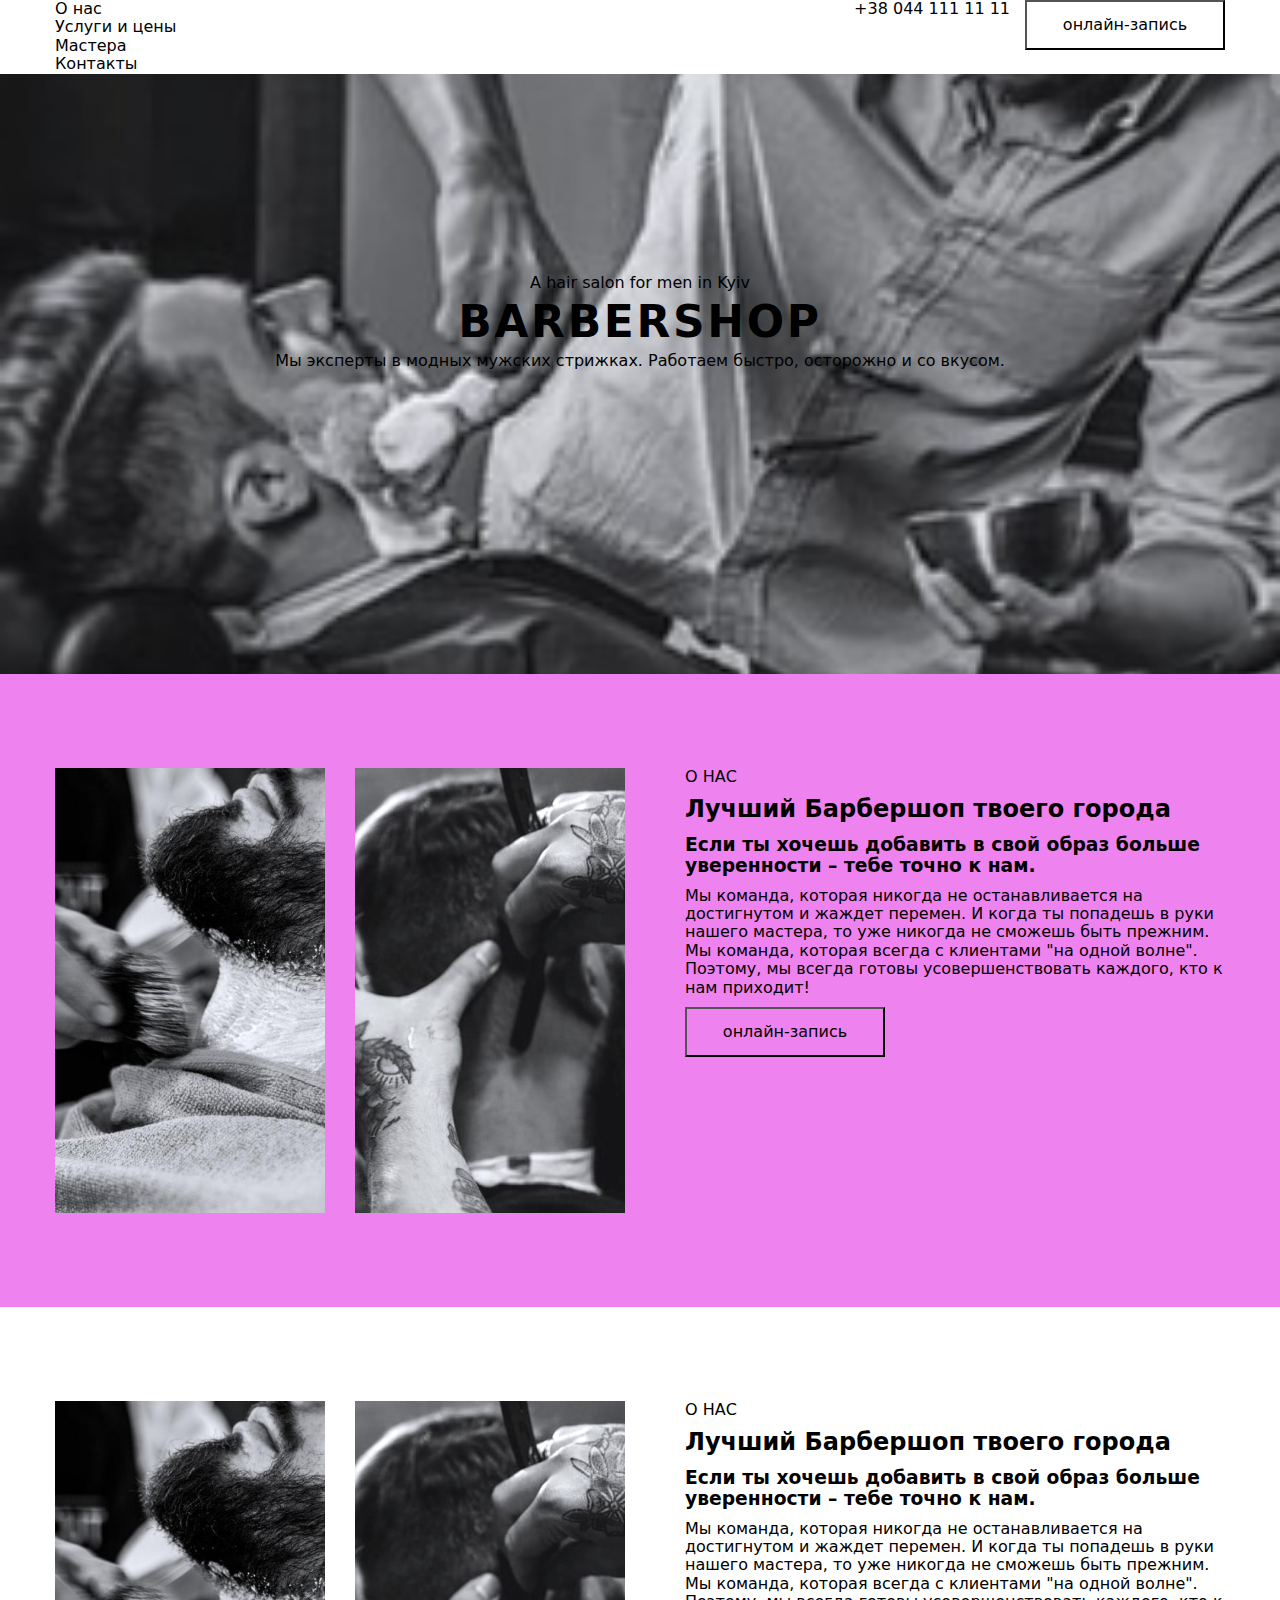
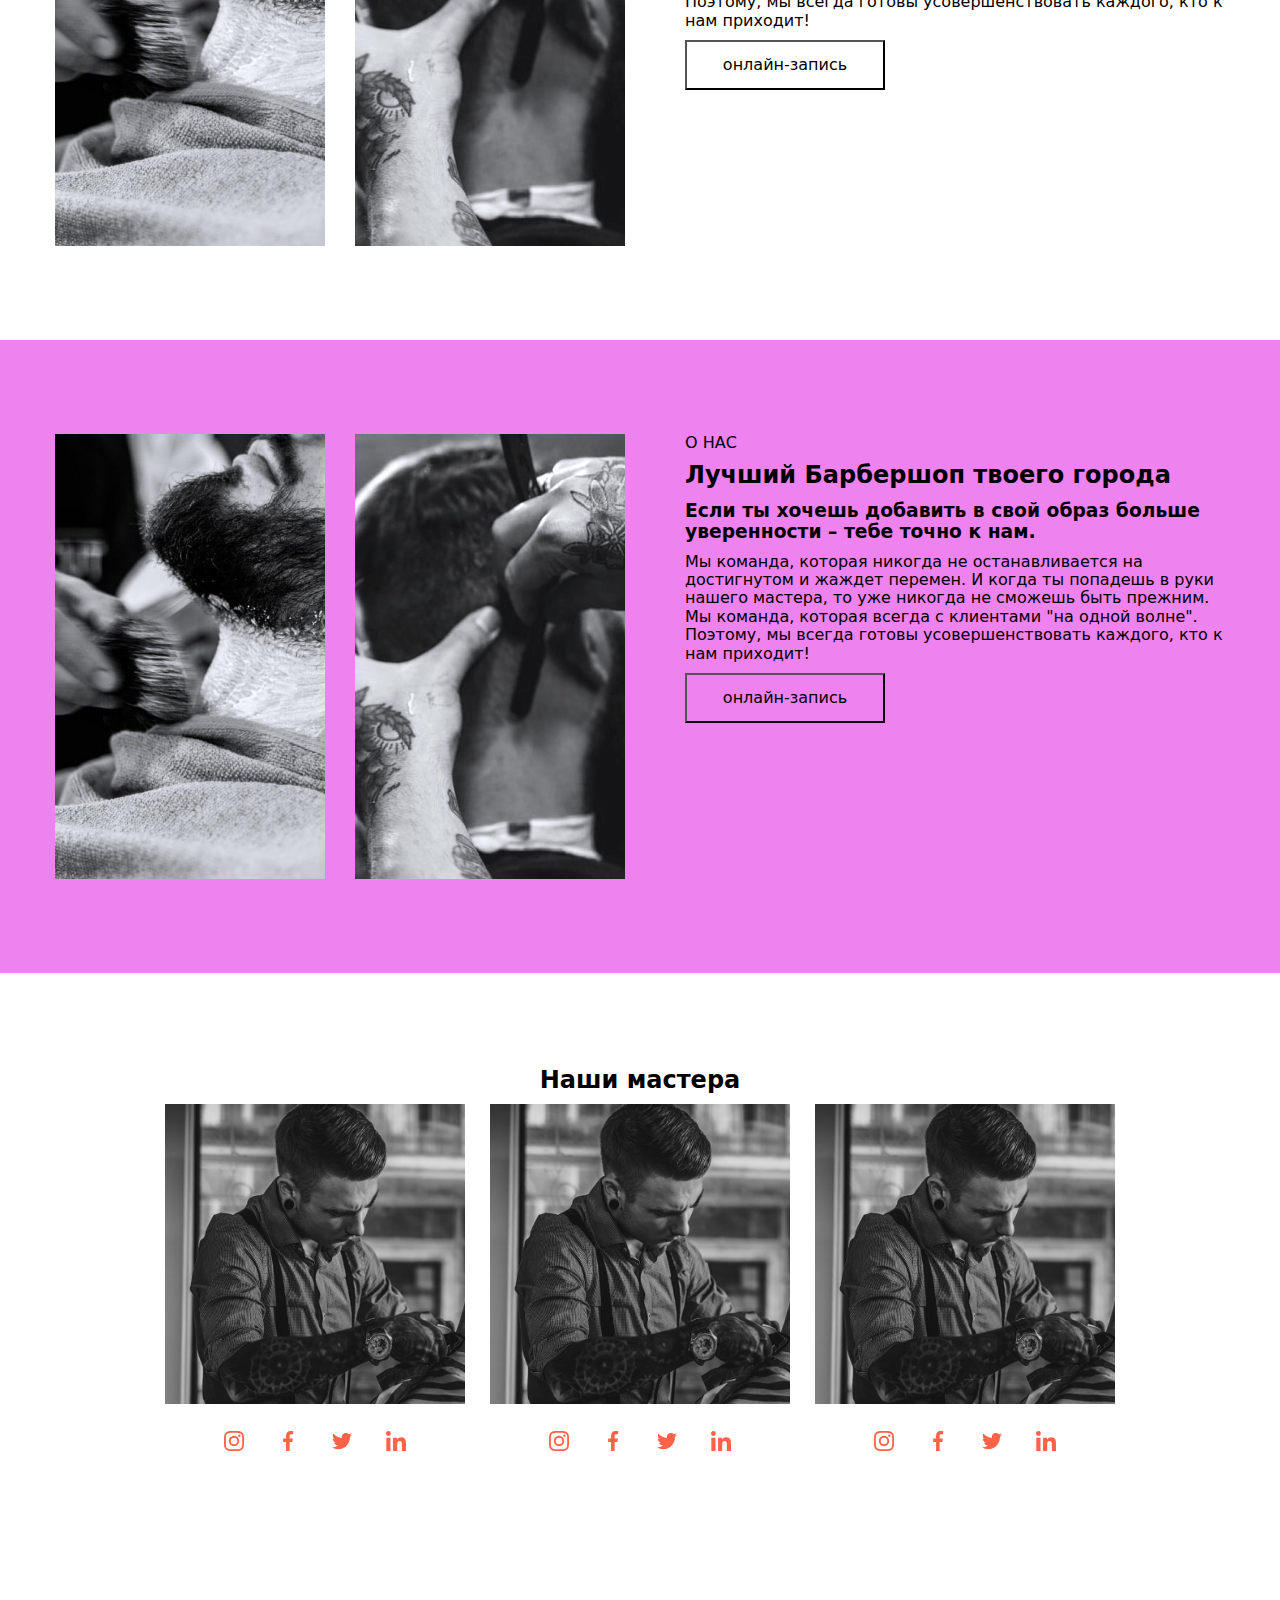
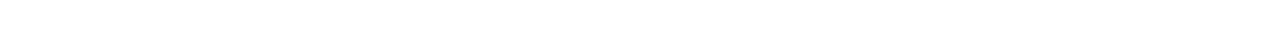
<file: index.html>
<!DOCTYPE html>
<html lang="ru">
  <head>
    <meta charset="UTF-8" />
    <meta http-equiv="X-UA-Compatible" content="IE=edge" />
    <meta name="viewport" content="width=device-width, initial-scale=1.0" />
    <title>Barbershop</title>
    <link rel="preconnect" href="https://fonts.googleapis.com" />
    <link rel="preconnect" href="https://fonts.gstatic.com" crossorigin />
    <link
      href="https://fonts.googleapis.com/css2?family=Raleway:wght@700&family=Roboto:wght@400;500;700;900&display=swap"
      rel="stylesheet"
    />
    <link
      rel="stylesheet"
      href="https://cdnjs.cloudflare.com/ajax/libs/modern-normalize/1.1.0/modern-normalize.min.css"
    />
    <link rel="stylesheet" href="./css/styles.css" />
  </head>
  <body>
    <!-- Секция хедер -->
    <header class="header">
      <div class="header-container container">
        <nav>
          <ul class="header-list list">
            <li>
              <a href="" target="_blank" rel="noreferrer noopener">О нас</a>
            </li>
            <li>
              <a href="" target="_blank" rel="noreferrer noopener"
                >Услуги и цены
              </a>
            </li>
            <li>
              <a href="" target="_blank" rel="noreferrer noopener">Мастера</a>
            </li>
            <li>
              <a href="" target="_blank" rel="noreferrer noopener">Контакты</a>
            </li>
          </ul>
        </nav>
        <a href="tel:+380441111111" class="tel">+38 044 111 11 11</a>
        <button
          type="button"
          class="primary-button button"
          cursor="pointer"
          data-modal-open
        >
          онлайн-запись
        </button>
      </div>
    </header>
    <main>
      <!-- Секция герой -->
      <section class="hero">
        <div class="container">
          <p lang="en" class="hero-text">A hair salon for men in Kyiv</p>
          <h1 class="hero-title">BarberShop</h1>
          <p class="hero-text">
            Мы эксперты в модных мужских стрижках. Работаем быстро, осторожно и
            со вкусом.
          </p>
        </div>
      </section>
      <!-- Секция о нас-->
      <section class="section-bgc section">
        <div class="section-container container">
          <ul class="section-list list">
            <li class="section-img">
              <img
                src="./images/about/img.jpg"
                alt="Бритье"
                width="270"
                height="445"
              />
            </li>
            <li class="section-img">
              <img
                src="./images/about/img-two.jpg"
                alt="Стрижка"
                width="270"
                height="445"
              />
            </li>
          </ul>
          <div class="card">
            <p class="card-text">О НАС</p>
            <h2 class="card-title">Лучший Барбершоп твоего города</h2>
            <h3 class="card-title">
              Если ты хочешь добавить в свой образ больше уверенности – тебе
              точно к нам.
            </h3>
            <p class="card-text">
              Мы команда, которая никогда не останавливается на достигнутом и
              жаждет перемен. И когда ты попадешь в руки нашего мастера, то уже
              никогда не сможешь быть прежним. Мы команда, которая всегда с
              клиентами "на одной волне". Поэтому, мы всегда готовы
              усовершенствовать каждого, кто к нам приходит!
            </p>
            <button
              type="button"
              class="button button-secondary"
              cursor="pointer"
            >
              онлайн-запись
            </button>
          </div>
        </div>
      </section>
      <!-- Секция о нас-->
      <section class="section-bgc section">
        <div class="section-container container">
          <ul class="section-list list">
            <li class="section-img">
              <img
                src="./images/about/img.jpg"
                alt="Бритье"
                width="270"
                height="445"
              />
            </li>
            <li class="section-img">
              <img
                src="./images/about/img-two.jpg"
                alt="Стрижка"
                width="270"
                height="445"
              />
            </li>
          </ul>
          <div class="card">
            <p class="card-text">О НАС</p>
            <h2 class="card-title">Лучший Барбершоп твоего города</h2>
            <h3 class="card-title">
              Если ты хочешь добавить в свой образ больше уверенности – тебе
              точно к нам.
            </h3>
            <p class="card-text">
              Мы команда, которая никогда не останавливается на достигнутом и
              жаждет перемен. И когда ты попадешь в руки нашего мастера, то уже
              никогда не сможешь быть прежним. Мы команда, которая всегда с
              клиентами "на одной волне". Поэтому, мы всегда готовы
              усовершенствовать каждого, кто к нам приходит!
            </p>
            <button
              type="button"
              class="button button-secondary"
              cursor="pointer"
            >
              онлайн-запись
            </button>
          </div>
        </div>
      </section>
      <!-- Секция о нас-->
      <section class="section-bgc section">
        <div class="section-container container">
          <ul class="section-list list">
            <li class="section-img">
              <img
                src="./images/about/img.jpg"
                alt="Бритье"
                width="270"
                height="445"
              />
            </li>
            <li class="section-img">
              <img
                src="./images/about/img-two.jpg"
                alt="Стрижка"
                width="270"
                height="445"
              />
            </li>
          </ul>
          <div class="card">
            <p class="card-text">О НАС</p>
            <h2 class="card-title">Лучший Барбершоп твоего города</h2>
            <h3 class="card-title">
              Если ты хочешь добавить в свой образ больше уверенности – тебе
              точно к нам.
            </h3>
            <p class="card-text">
              Мы команда, которая никогда не останавливается на достигнутом и
              жаждет перемен. И когда ты попадешь в руки нашего мастера, то уже
              никогда не сможешь быть прежним. Мы команда, которая всегда с
              клиентами "на одной волне". Поэтому, мы всегда готовы
              усовершенствовать каждого, кто к нам приходит!
            </p>
            <button
              type="button"
              class="button button-secondary"
              cursor="pointer"
            >
              онлайн-запись
            </button>
          </div>
        </div>
      </section>
      <!-- Наши мастера -->
      <section class="section">
        <div class="container">
          <h2 class="masters-title">Наши мастера</h2>
          <div class="card-item">
            <ul class="masters-list list">
              <li>
                <img
                  src="./images/masters/img1.jpg"
                  alt="John Smith"
                  width="300"
                  height="300"
                />
                <ul class="card-card list">
                  <li class="icon-item">
                    <a href="" class="icon-link">
                      <svg class="icon" width="20" height="20">
                        <use href="./images/logo/icons.svg#instagram"></use>
                      </svg>
                    </a>
                  </li>
                  <li class="icon-item">
                    <a href="" class="icon-link">
                      <svg class="icon" width="20" height="20">
                        <use href="./images/logo/icons.svg#facebook"></use>
                      </svg>
                    </a>
                  </li>
                  <li class="icon-item">
                    <a href="" class="icon-link">
                      <svg class="icon" width="20" height="20">
                        <use href="./images/logo/icons.svg#twitter"></use>
                      </svg>
                    </a>
                  </li>
                  <li class="icon-item">
                    <a href="" class="icon-link">
                      <svg class="icon" width="20" height="20">
                        <use href="./images/logo/icons.svg#linkedin"></use>
                      </svg>
                    </a>
                  </li>
                </ul>
              </li>
            </ul>
            <ul class="masters-list list">
              <li>
                <img
                  src="./images/masters/img1.jpg"
                  alt="John Smith"
                  width="300"
                  height="300"
                />
                <ul class="card-card list">
                  <li class="icon-item">
                    <a href="" class="icon-link">
                      <svg class="icon" width="20" height="20">
                        <use href="./images/logo/icons.svg#instagram"></use>
                      </svg>
                    </a>
                  </li>
                  <li class="icon-item">
                    <a href="" class="icon-link">
                      <svg class="icon" width="20" height="20">
                        <use href="./images/logo/icons.svg#facebook"></use>
                      </svg>
                    </a>
                  </li>
                  <li class="icon-item">
                    <a href="" class="icon-link">
                      <svg class="icon" width="20" height="20">
                        <use href="./images/logo/icons.svg#twitter"></use>
                      </svg>
                    </a>
                  </li>
                  <li class="icon-item">
                    <a href="" class="icon-link">
                      <svg class="icon" width="20" height="20">
                        <use href="./images/logo/icons.svg#linkedin"></use>
                      </svg>
                    </a>
                  </li>
                </ul>
              </li>
            </ul>
            <ul class="masters-list list">
              <li>
                <img
                  src="./images/masters/img1.jpg"
                  alt="John Smith"
                  width="300"
                  height="300"
                />
                <ul class="card-card list">
                  <li class="icon-item">
                    <a href="" class="icon-link">
                      <svg class="icon" width="20" height="20">
                        <use href="./images/logo/icons.svg#instagram"></use>
                      </svg>
                    </a>
                  </li>
                  <li class="icon-item">
                    <a href="" class="icon-link">
                      <svg class="icon" width="20" height="20">
                        <use href="./images/logo/icons.svg#facebook"></use>
                      </svg>
                    </a>
                  </li>
                  <li class="icon-item">
                    <a href="" class="icon-link">
                      <svg class="icon" width="20" height="20">
                        <use href="./images/logo/icons.svg#twitter"></use>
                      </svg>
                    </a>
                  </li>
                  <li class="icon-item">
                    <a href="" class="icon-link">
                      <svg class="icon" width="20" height="20">
                        <use href="./images/logo/icons.svg#linkedin"></use>
                      </svg>
                    </a>
                  </li>
                </ul>
              </li>
            </ul>
          </div>
        </div>
      </section>
    </main>
    <!-- Footer -->
    <footer class="footer">
      <div class="container footer-container">
        <div class="address">
          <h2>Контакты</h2>
          <ul class="list">
            <li>
              <address>ул. Васильковая, 7А Киев, 08132</address>
            </li>
            <li>
              <a href="tel:+380991111111">+38 099 111 11 11</a>
            </li>
            <li>
              <a href="mailto:barbershop@email.com">barbershop@email.com</a>
            </li>
          </ul>
        </div>
        <div class="grafic">
          <h3>Время работы</h3>
          <p>
            Ежедневно с
            <time datetime="09:00">9:00</time> до
            <time datetime="22:00">22:00</time>
          </p>
        </div>
      </div>
    </footer>
    <!-- Modal window -->
    <div class="backdrop is-hidden" data-modal>
      <div class="modal-wrapper">
        <button class="modal-bth" data-modal-close>x</button>
        <p class="modal-text">
          Lorem ipsum dolor, sit amet consectetur adipisicing elit. Sapiente qui
          reprehenderit nisi alias laboriosam pariatur cum similique perferendis
          ratione officiis? Nostrum sit dolorum maiores harum?
        </p>
      </div>
    </div>
    <script src="./js/modal.js"></script>
  </body>
</html>
</file>
<file: css/styles.css>
/* :root {
  --primary-text-color: #757575;
  --title-text-color: #212121;
  --accent-color: #eb2d2d;
  --primary-white-color: #ffffff;
  --primary-black-color: #000000;
  --primary-font-family: "Roboto", sans-serif;
  --secondary-font: "Raleway", sans-serif;
  --background-color: #2f303a;
  --bgc-secondary-color: #f5f4fa;
  --primary-item-size: 30px;
  --secondary-item-size: 94px;
}

body {
  font-family: var(--primary-font-family);
  font-size: 18px;
  line-height: 1.67;
  letter-spacing: 0.03em;

  color: var(--primary-white-color);
  background-color: rgb(97, 97, 97);
}

/* Спец. */

[href] {
  transition: color 250ms;

  color: currentColor;
  text-decoration: none;
}

[href]:hover,
[href]:focus {
  color: var(--accent-color);
}

.list {
  list-style: none;

  padding-left: 0;
}

h1,
h2,
h3,
p,
ul {
  margin-top: 0;
  margin-bottom: 0;
}

.container {
  width: 1200px;
  padding-left: 15px;
  padding-right: 15px;
  margin-right: auto;
  margin-left: auto;
}

.section {
  padding-top: 94px;
  padding-bottom: 94px;
}

img {
  display: block;
}

/* Header */

.header {
  color: var(--primary-white-color);
  background-color: var(--primary-black-color);
}

.header-container {
  display: flex;
}

.tel {
  margin-left: auto;
}

.button {
  transition: color 250ms, background-color 250ms;

  width: 200px;
  height: 50px;
  margin-left: 15px;
  padding: 10px 32px;

  color: var(--primary-black-color);
  background-color: var(--primary-white-color);
}

.button:hover,
.button:focus {
  color: var(--primary-white-color);
  background-color: var(--primary-black-color);
}

.primary-button {
  background-image: url(../images/logo/icons.svg#instagram);
}

/* Hero */

.hero {
  max-width: 1600px;
  height: 600px;
  margin-left: auto;
  margin-right: auto;
  padding-top: 200px;
  padding-bottom: 200px;
  background-image: url(../images/gallery/photo-two.jpg);
  background-repeat: no-repeat;
  background-position: center;
  background-size: cover;
}

.hero-title {
  font-weight: 900;
  font-size: 44px;
  line-height: 1.36;
  text-align: center;
  letter-spacing: 0.06em;
  text-transform: uppercase;

  color: var(--primary-white-color);
}

.hero-text {
  text-align: center;
}

/* Секция о нас */

.section-bgc:nth-child(even) {
  background-color: violet;
}

.section-container {
  display: flex;
}

.section-list {
  display: flex;
}

.section-img:not(:last-child) {
  margin-right: 30px;
}

.card {
  position: relative;
  margin-left: 60px;
}

.card-text,
.card-title,
.card-text {
  margin-bottom: 10px;
}

.button-secondary {
  margin-left: 0;
}

/* Наши мастера */

.masters-title {
  text-align: center;
  margin-bottom: 10px;
}

.card-item {
  display: flex;
  align-items: center;
  justify-content: center;
}

.masters-list:not(:last-child) {
  margin-right: 25px;
}

.card-card {
  display: flex;
  align-items: center;
  justify-content: center;
  margin-top: 15px;
}

.icon-item {
  width: 44px;
  height: 44px;
  background-color: #fff;
  border-radius: 50%;
  display: flex;
  align-items: center;
  justify-content: center;
}

.icon-item:not(:last-child) {
  margin-right: 10px;
}

.icon-link {
  fill: tomato;
}

.icon-item:hover,
.icon-item:focus {
  background-color: tomato;
}

.icon-item:hover .icon,
.icon-item:focus .icon {
  fill: white;
}

.icon {
  display: flex;
}

/* Footer */

.footer {
  color: white;
  background-color: var(--title-text-color);
}

.footer-container {
  display: flex;
}

.address {
  margin-right: 60px;
}

/* Modal window */

.backdrop {
  position: fixed;
  top: 0;
  left: 0;
  width: 100vw;
  height: 100vh;
  opacity: 1;
  pointer-events: initial;

  background-color: rgba(0, 0, 0, 0.411);
}

.backdrop.is-hidden {
  opacity: 0;
  visibility: hidden;
  pointer-events: none;
}

.modal-wrapper {
  position: absolute;
  top: 50%;
  left: 50%;
  transform: translate(-50%, -50%);

  border-radius: 10px;

  color: blueviolet;
  background-color: #fff;
}

.modal-bth {
  position: absolute;
  top: 0;
  right: 0;

  margin: 5px;

  border: 1px solid tomato;
  border-radius: 50%;

  color: tomato;
  background-color: #fff;
}

.modal-text {
  padding: 20px;
}
</file>
